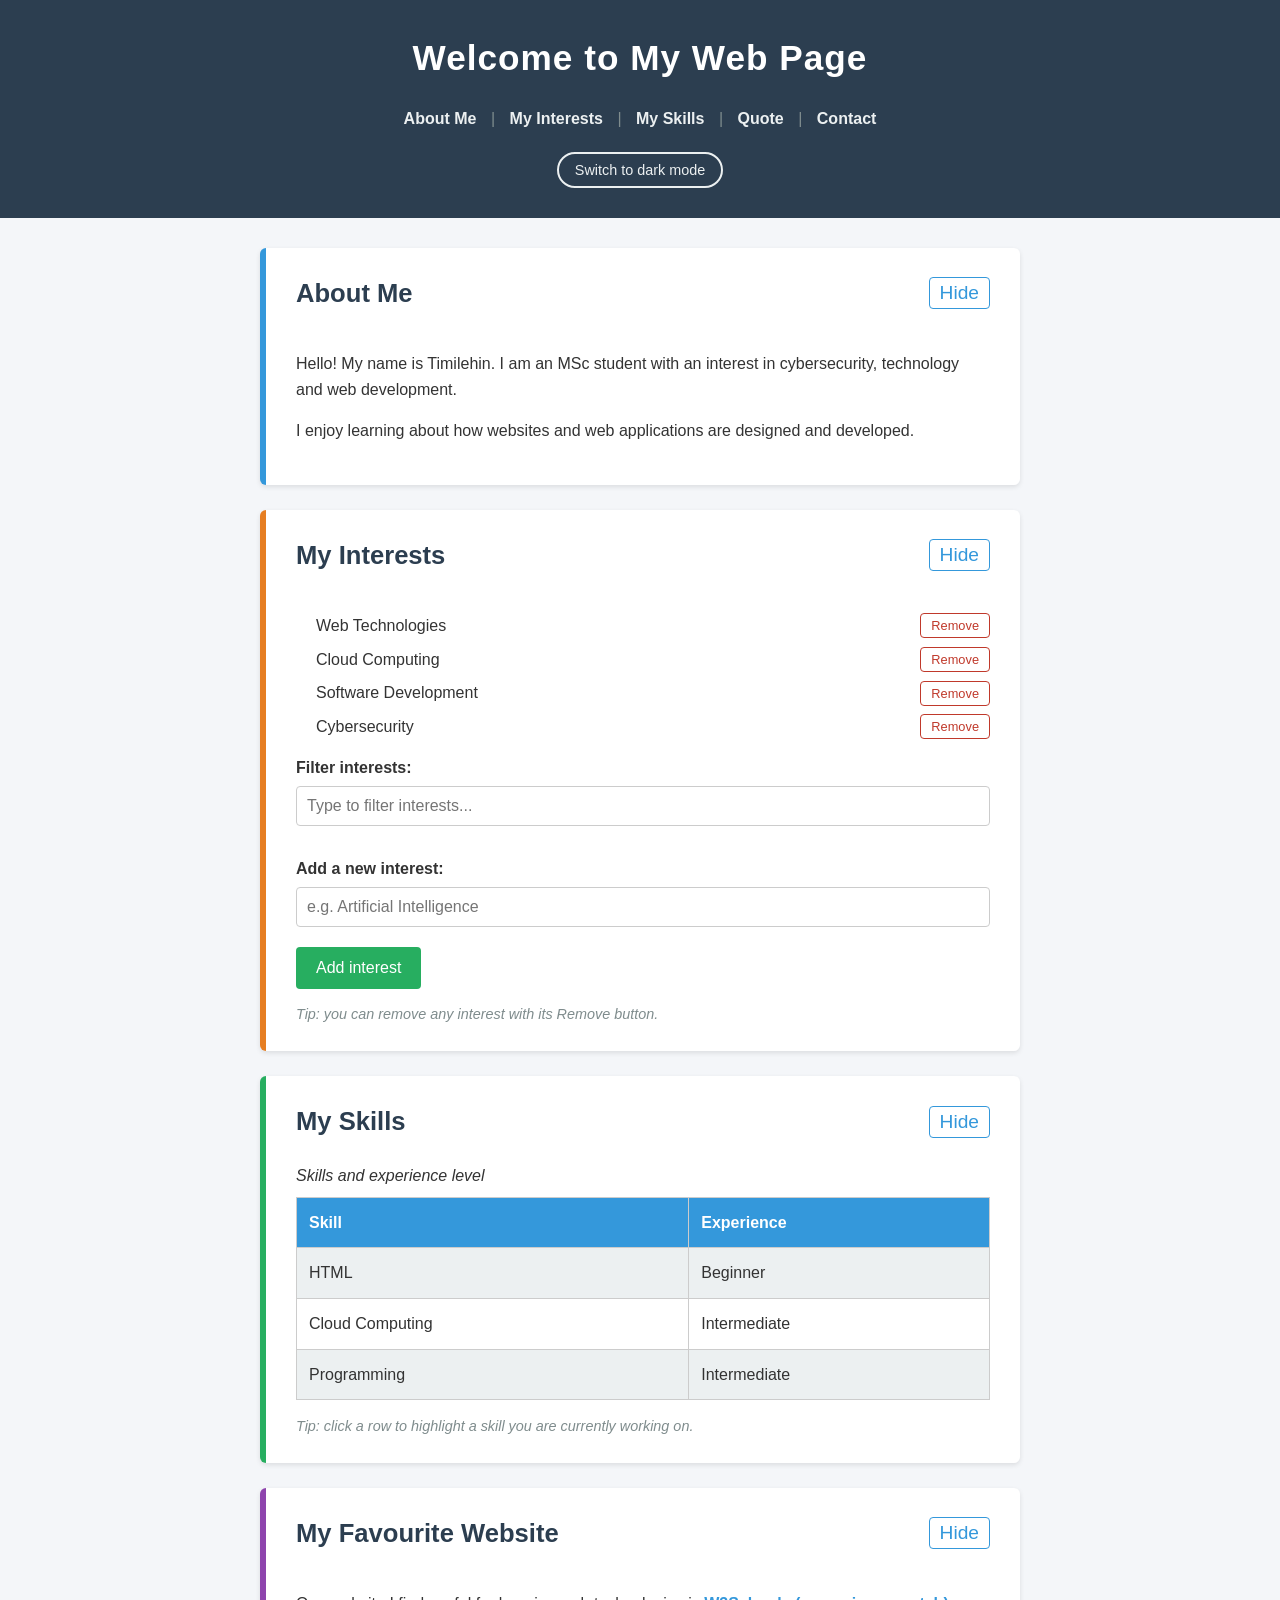
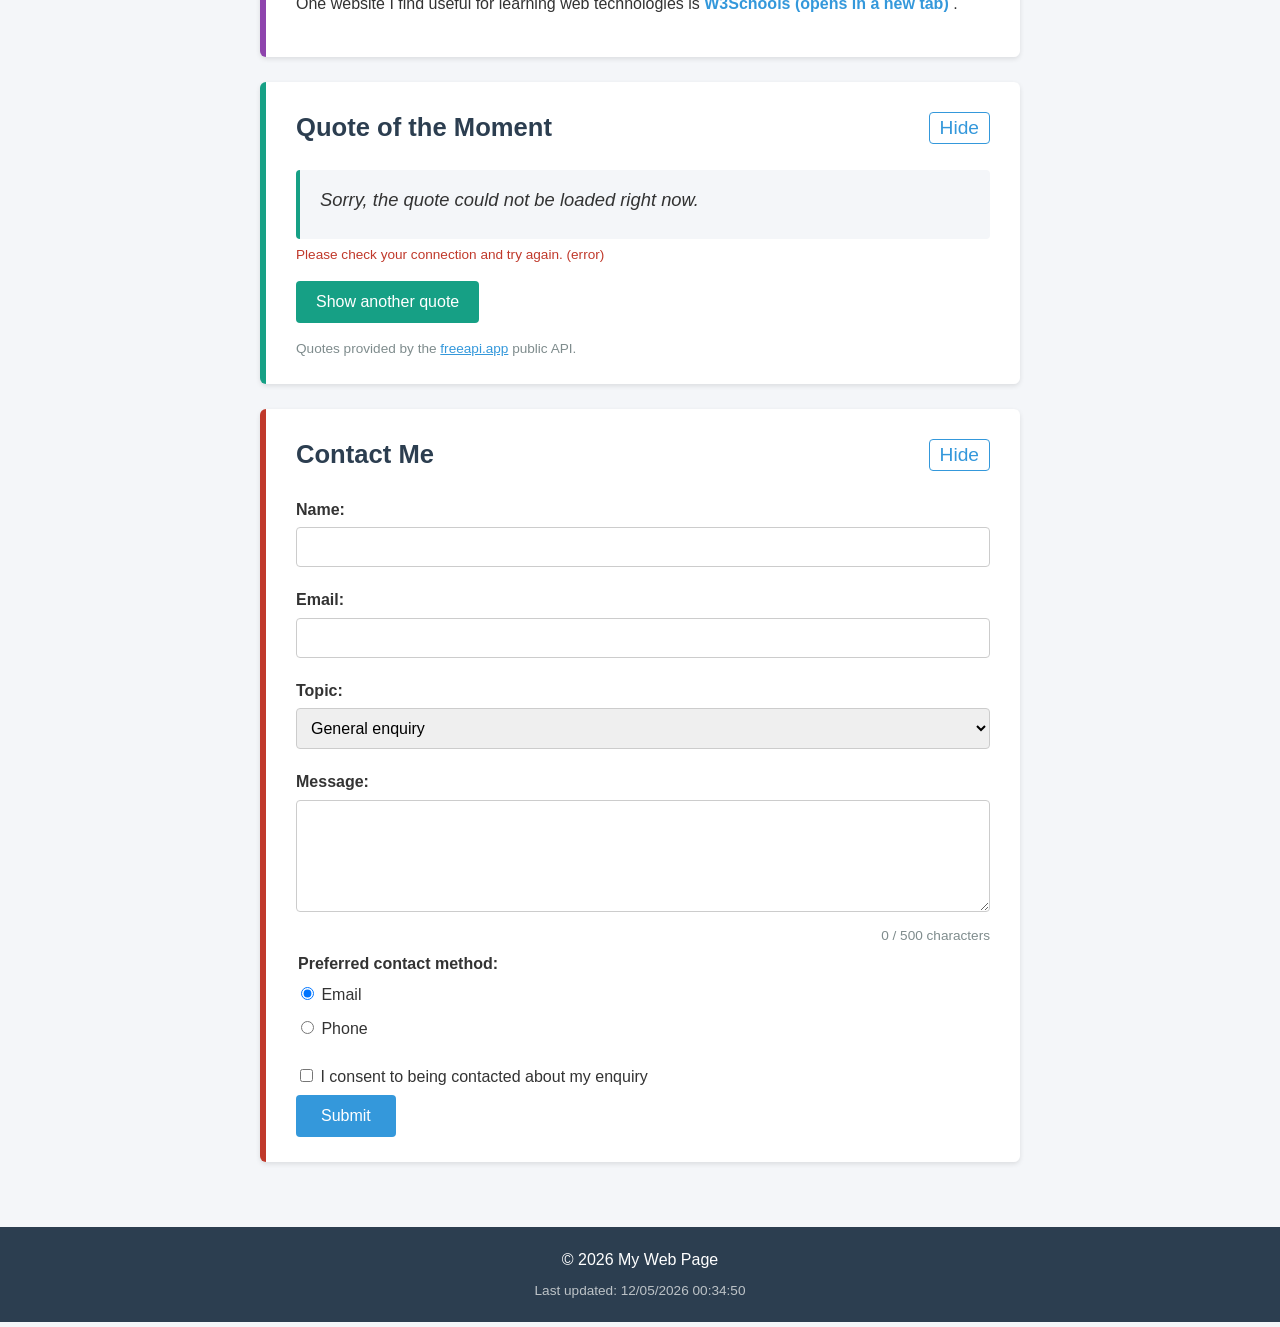
<file: index.html>
<!DOCTYPE html>
<html lang="en">

<head>
    <meta charset="UTF-8">
    <meta name="viewport" content="width=device-width, initial-scale=1.0">

    <title>About Me</title>

    <link rel="stylesheet" href="style.css">
</head>

<body>

    <a href="#main-content" class="skip-link">Skip to main content</a>

    <header class="site-header">
        <h1 class="site-title">Welcome to My Web Page</h1>

        <nav class="main-nav" aria-label="Main navigation">
            <a href="#about">About Me</a>
            <span class="nav-separator" aria-hidden="true">|</span>
            <a href="#interests">My Interests</a>
            <span class="nav-separator" aria-hidden="true">|</span>
            <a href="#skills">My Skills</a>
            <span class="nav-separator" aria-hidden="true">|</span>
            <a href="#quote">Quote</a>
            <span class="nav-separator" aria-hidden="true">|</span>
            <a href="#contact">Contact</a>
        </nav>

        <button id="theme-toggle" class="theme-toggle" type="button" aria-pressed="false">Switch to dark mode</button>
    </header>

    <main id="main-content" class="main-content">

        <section id="about" class="section">
            <h2 class="section-title">About Me</h2>

            <p>
                Hello! My name is Timilehin. I am an MSc student
                with an interest in cybersecurity, technology and web development.
            </p>

            <p>
                I enjoy learning about how websites and web
                applications are designed and developed.
            </p>
        </section>

        <section id="interests" class="section">
            <h2 class="section-title">My Interests</h2>

            <ul class="interests-list">
                <li>Web Technologies</li>
                <li>Cloud Computing</li>
                <li>Software Development</li>
                <li>Cybersecurity</li>
            </ul>

            <div class="interest-add">
                <label for="new-interest" class="form-label">Add a new interest:</label>
                <input type="text" id="new-interest" class="form-input" maxlength="50"
                    placeholder="e.g. Artificial Intelligence">
                <span id="interest-error" class="error-msg"></span>
                <button type="button" id="add-interest" class="add-btn">Add interest</button>
                <p class="interest-note">Tip: you can remove any interest with its Remove button.</p>
            </div>
        </section>

        <section id="skills" class="section">
            <h2 class="section-title">My Skills</h2>

            <table class="skills-table">
                <caption>Skills and experience level</caption>
                <tr>
                    <th scope="col">Skill</th>
                    <th scope="col">Experience</th>
                </tr>

                <tr>
                    <td>HTML</td>
                    <td>Beginner</td>
                </tr>

                <tr>
                    <td>Cloud Computing</td>
                    <td>Intermediate</td>
                </tr>

                <tr>
                    <td>Programming</td>
                    <td>Intermediate</td>
                </tr>
            </table>

            <p class="skills-note">Tip: click a row to highlight a skill you are currently working on.</p>
        </section>

        <section id="favourite" class="section">
            <h2 class="section-title">My Favourite Website</h2>

            <p>
                One website I find useful for learning web technologies is
                <a href="https://www.w3schools.com/" target="_blank" rel="noopener" class="fav-link">
                    W3Schools <span aria-hidden="true">(opens in a new tab)</span>
                </a>.
            </p>
        </section>

        <section id="quote" class="section">
            <h2 class="section-title">Quote of the Moment</h2>

            <blockquote id="quote-box" class="quote-box" aria-live="polite">
                <p id="quote-text" class="quote-text">Loading quote...</p>
                <footer id="quote-author" class="quote-author"></footer>
            </blockquote>

            <p id="quote-error" class="error-msg" role="alert"></p>

            <button type="button" id="new-quote" class="quote-btn">Show another quote</button>

            <p class="quote-credit">Quotes provided by the
                <a href="https://api.freeapi.app/" target="_blank" rel="noopener">freeapi.app</a> public API.
            </p>
        </section>

        <section id="contact" class="section">
            <h2 class="section-title">Contact Me</h2>

            <form id="contact-form" aria-label="Contact form">
                <label for="name" class="form-label">Name:</label>
                <input type="text" id="name" name="name" required aria-required="true"
                    autocomplete="name" class="form-input">
                <p id="name-greeting" class="greeting"></p>
                <span class="error-msg" id="name-error"></span>

                <label for="email" class="form-label">Email:</label>
                <input type="email" id="email" name="email" required aria-required="true"
                    autocomplete="email" class="form-input">
                <span class="error-msg" id="email-error"></span>

                <label for="topic" class="form-label">Topic:</label>
                <select id="topic" name="topic" class="form-input">
                    <option value="general">General enquiry</option>
                    <option value="web">Web development</option>
                    <option value="cyber">Cybersecurity</option>
                    <option value="other">Other</option>
                </select>
                <p id="topic-hint" class="topic-hint"></p>
                <span class="error-msg" id="topic-error"></span>

                <label for="message" class="form-label">Message:</label>
                <textarea id="message" name="message" rows="5" cols="30" maxlength="500" required
                    aria-required="true" class="form-input"></textarea>
                <span id="char-count" class="char-count">0 / 500 characters</span>
                <span class="error-msg" id="message-error"></span>

                <fieldset class="form-group">
                    <legend class="form-label">Preferred contact method:</legend>
                    <label class="form-option">
                        <input type="radio" name="contact-method" value="email" checked> Email
                    </label>
                    <label class="form-option">
                        <input type="radio" name="contact-method" value="phone"> Phone
                    </label>
                </fieldset>

                <label class="form-option form-checkbox">
                    <input type="checkbox" name="consent" required> I consent to being contacted about my enquiry
                </label>
                <span class="error-msg" id="consent-error"></span>

                <p id="form-message" class="form-message" role="status" hidden></p>

                <button type="submit" aria-label="Submit contact form" class="submit-btn">Submit</button>
            </form>
        </section>

    </main>

    <footer class="site-footer">
        <p>&copy; <span id="footer-year">2026</span> My Web Page</p>
        <p id="last-updated" class="last-updated"></p>
    </footer>

    <script src="https://code.jquery.com/jquery-3.7.1.min.js" integrity="sha256-/JqT3SQfawRcv/BIHPThkBvs0OEvtFFmqPF/lYI/Cxo=" crossorigin="anonymous"></script>
    <script src="script.js" defer></script>

</body>

</html>
</file>
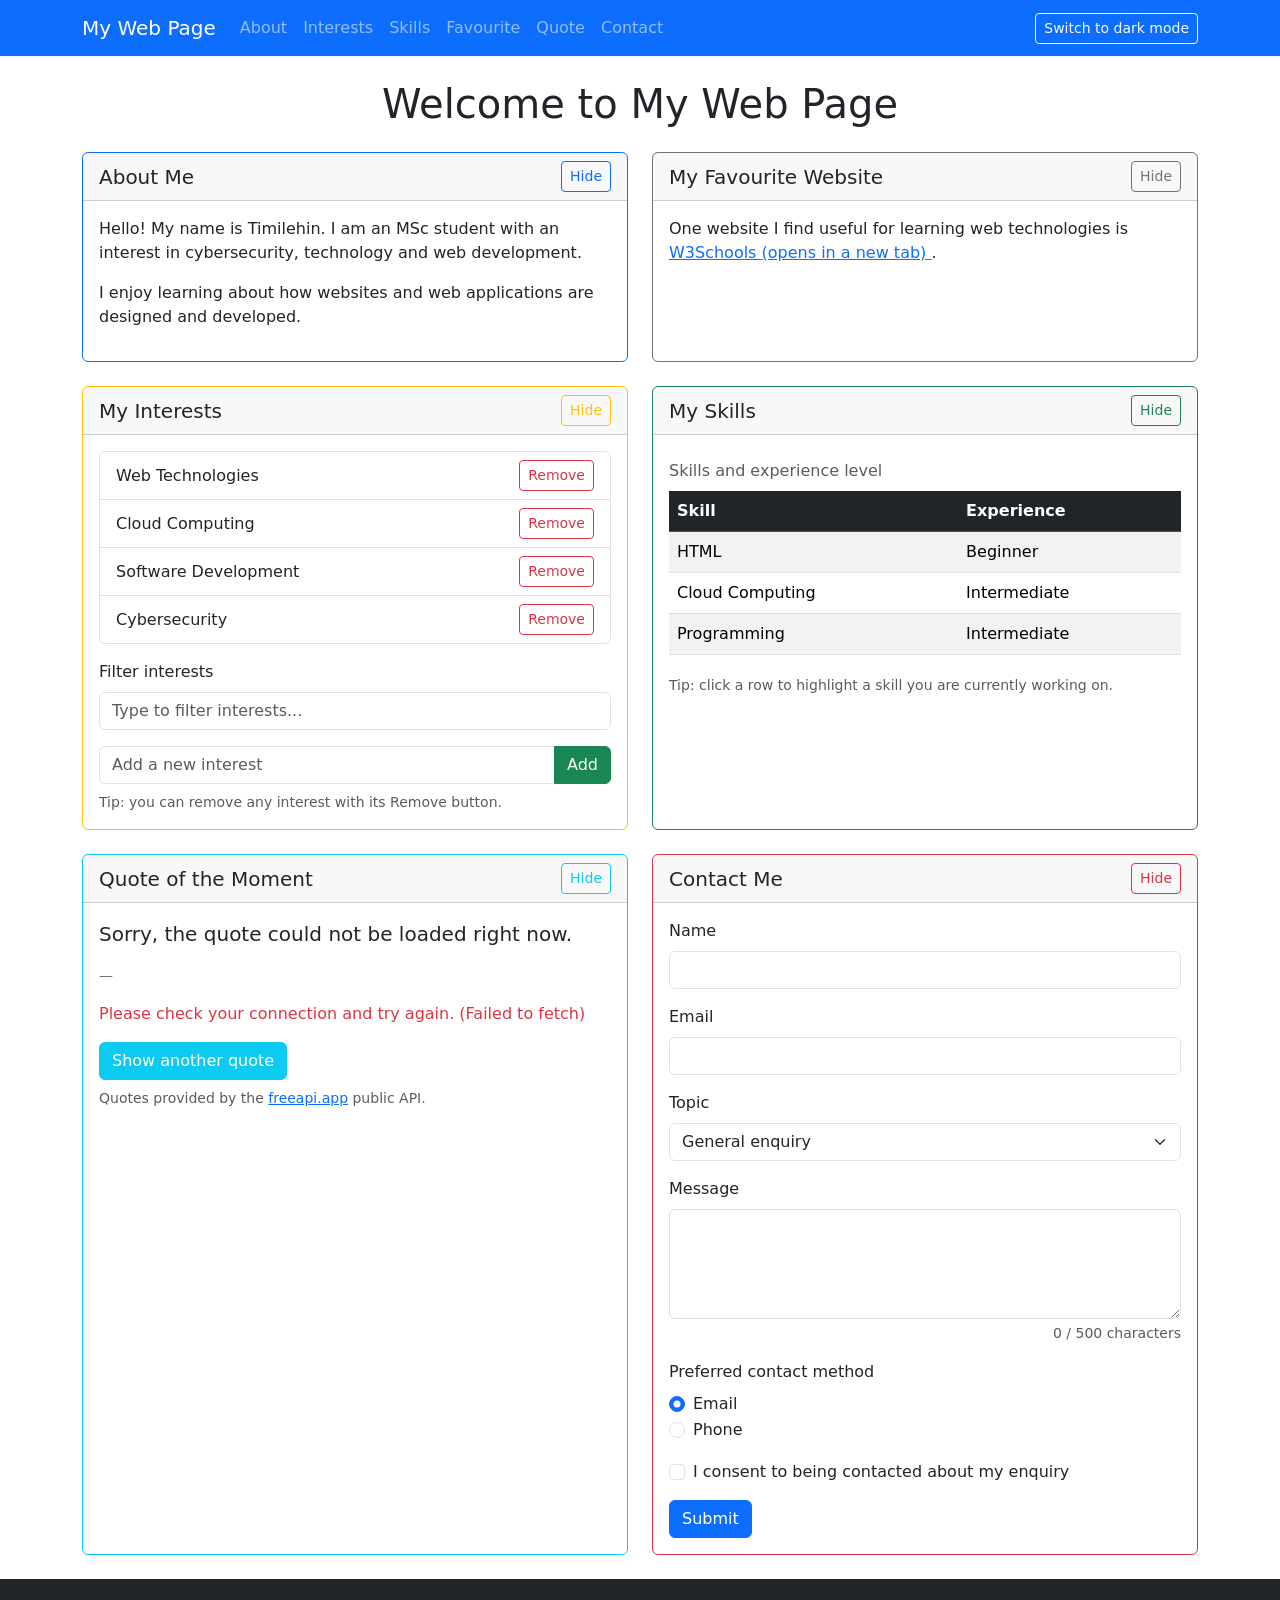
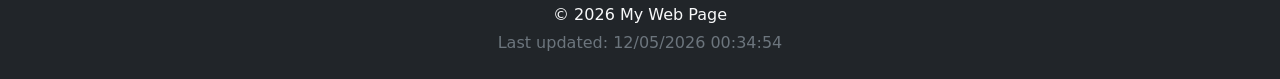
<file: bootstrap-app/index.html>
<!DOCTYPE html>
<html lang="en" data-bs-theme="light">

<head>
    <meta charset="UTF-8">
    <meta name="viewport" content="width=device-width, initial-scale=1.0">
    <title>About Me - Bootstrap 5 Version</title>

    <link href="https://cdn.jsdelivr.net/npm/bootstrap@5.3.3/dist/css/bootstrap.min.css" rel="stylesheet"
        integrity="sha384-QWTKZyjpPEjISv5WaRU9OFeRpok6YctnYmDr5pNlyT2bRjXh0JMhjY6hW+ALEwIH"
        crossorigin="anonymous">
    <link rel="stylesheet" href="style.css">
</head>

<body class="d-flex flex-column min-vh-100">

    <a href="#main-content" class="skip-link">Skip to main content</a>

    <nav class="navbar navbar-expand-lg navbar-dark bg-primary sticky-top" aria-label="Main navigation">
        <div class="container">
            <a class="navbar-brand" href="#">My Web Page</a>
            <button class="navbar-toggler" type="button" data-bs-toggle="collapse" data-bs-target="#mainNav"
                aria-controls="mainNav" aria-expanded="false" aria-label="Toggle navigation">
                <span class="navbar-toggler-icon"></span>
            </button>
            <div class="collapse navbar-collapse" id="mainNav">
                <ul class="navbar-nav me-auto mb-2 mb-lg-0">
                    <li class="nav-item"><a class="nav-link" href="#about">About</a></li>
                    <li class="nav-item"><a class="nav-link" href="#interests">Interests</a></li>
                    <li class="nav-item"><a class="nav-link" href="#skills">Skills</a></li>
                    <li class="nav-item"><a class="nav-link" href="#favourite">Favourite</a></li>
                    <li class="nav-item"><a class="nav-link" href="#quote">Quote</a></li>
                    <li class="nav-item"><a class="nav-link" href="#contact">Contact</a></li>
                </ul>
                <button id="theme-toggle" class="btn btn-outline-light btn-sm" type="button"
                    aria-pressed="false">Switch to dark mode</button>
            </div>
        </div>
    </nav>

    <main id="main-content" class="container py-4 flex-grow-1">
        <h1 class="text-center mb-4">Welcome to My Web Page</h1>

        <div class="row g-4">

            <!-- About Me -->
            <section class="col-12 col-md-6" id="about">
                <div class="card h-100 border-primary">
                    <div class="card-header d-flex justify-content-between align-items-center">
                        <h2 class="h5 mb-0">About Me</h2>
                        <button class="btn btn-sm btn-outline-primary section-toggle" type="button"
                            data-bs-toggle="collapse" data-bs-target="#aboutBody" aria-expanded="true"
                            aria-controls="aboutBody">Hide</button>
                    </div>
                    <div class="card-body collapse show" id="aboutBody">
                        <p>Hello! My name is Timilehin. I am an MSc student with an interest in cybersecurity,
                            technology and web development.</p>
                        <p>I enjoy learning about how websites and web applications are designed and developed.</p>
                    </div>
                </div>
            </section>

            <!-- Favourite Website -->
            <section class="col-12 col-md-6" id="favourite">
                <div class="card h-100 border-secondary">
                    <div class="card-header d-flex justify-content-between align-items-center">
                        <h2 class="h5 mb-0">My Favourite Website</h2>
                        <button class="btn btn-sm btn-outline-secondary section-toggle" type="button"
                            data-bs-toggle="collapse" data-bs-target="#favouriteBody" aria-expanded="true"
                            aria-controls="favouriteBody">Hide</button>
                    </div>
                    <div class="card-body collapse show" id="favouriteBody">
                        <p>One website I find useful for learning web technologies is
                            <a href="https://www.w3schools.com/" target="_blank" rel="noopener" class="card-link">
                                W3Schools <span aria-hidden="true">(opens in a new tab)</span>
                            </a>.
                        </p>
                    </div>
                </div>
            </section>

            <!-- Interests -->
            <section class="col-12 col-md-6" id="interests">
                <div class="card h-100 border-warning">
                    <div class="card-header d-flex justify-content-between align-items-center">
                        <h2 class="h5 mb-0">My Interests</h2>
                        <button class="btn btn-sm btn-outline-warning section-toggle" type="button"
                            data-bs-toggle="collapse" data-bs-target="#interestsBody" aria-expanded="true"
                            aria-controls="interestsBody">Hide</button>
                    </div>
                    <div class="card-body collapse show" id="interestsBody">
                        <ul class="list-group mb-3" id="interests-list">
                            <li class="list-group-item d-flex justify-content-between align-items-center">
                                <span class="interest-text">Web Technologies</span>
                                <button type="button" class="btn btn-outline-danger btn-sm remove-interest">Remove</button>
                            </li>
                            <li class="list-group-item d-flex justify-content-between align-items-center">
                                <span class="interest-text">Cloud Computing</span>
                                <button type="button" class="btn btn-outline-danger btn-sm remove-interest">Remove</button>
                            </li>
                            <li class="list-group-item d-flex justify-content-between align-items-center">
                                <span class="interest-text">Software Development</span>
                                <button type="button" class="btn btn-outline-danger btn-sm remove-interest">Remove</button>
                            </li>
                            <li class="list-group-item d-flex justify-content-between align-items-center">
                                <span class="interest-text">Cybersecurity</span>
                                <button type="button" class="btn btn-outline-danger btn-sm remove-interest">Remove</button>
                            </li>
                        </ul>

                        <div class="mb-3">
                            <label for="interest-filter" class="form-label">Filter interests</label>
                            <input type="search" class="form-control" id="interest-filter"
                                placeholder="Type to filter interests...">
                        </div>

                        <div class="input-group mb-2">
                            <input type="text" class="form-control" id="new-interest" maxlength="50"
                                placeholder="Add a new interest" aria-label="New interest">
                            <button class="btn btn-success" type="button" id="add-interest">Add</button>
                        </div>
                        <div id="interest-error" class="invalid-feedback d-block" role="alert"></div>
                        <p class="form-text mb-0">Tip: you can remove any interest with its Remove button.</p>
                    </div>
                </div>
            </section>

            <!-- Skills -->
            <section class="col-12 col-md-6" id="skills">
                <div class="card h-100 border-success">
                    <div class="card-header d-flex justify-content-between align-items-center">
                        <h2 class="h5 mb-0">My Skills</h2>
                        <button class="btn btn-sm btn-outline-success section-toggle" type="button"
                            data-bs-toggle="collapse" data-bs-target="#skillsBody" aria-expanded="true"
                            aria-controls="skillsBody">Hide</button>
                    </div>
                    <div class="card-body collapse show" id="skillsBody">
                        <div class="table-responsive">
                            <table class="table table-striped table-hover caption-top">
                                <caption>Skills and experience level</caption>
                                <thead class="table-dark">
                                    <tr>
                                        <th scope="col">Skill</th>
                                        <th scope="col">Experience</th>
                                    </tr>
                                </thead>
                                <tbody id="skills-body">
                                    <tr><td>HTML</td><td>Beginner</td></tr>
                                    <tr><td>Cloud Computing</td><td>Intermediate</td></tr>
                                    <tr><td>Programming</td><td>Intermediate</td></tr>
                                </tbody>
                            </table>
                        </div>
                        <p class="form-text mb-0">Tip: click a row to highlight a skill you are currently working on.</p>
                    </div>
                </div>
            </section>

            <!-- Quote -->
            <section class="col-12 col-md-6" id="quote">
                <div class="card h-100 border-info">
                    <div class="card-header d-flex justify-content-between align-items-center">
                        <h2 class="h5 mb-0">Quote of the Moment</h2>
                        <button class="btn btn-sm btn-outline-info section-toggle" type="button"
                            data-bs-toggle="collapse" data-bs-target="#quoteBody" aria-expanded="true"
                            aria-controls="quoteBody">Hide</button>
                    </div>
                    <div class="card-body collapse show" id="quoteBody">
                        <div id="quote-spinner" class="d-none mb-3">
                            <div class="spinner-border text-info" role="status">
                                <span class="visually-hidden">Loading quote...</span>
                            </div>
                        </div>
                        <figure id="quote-figure">
                            <blockquote class="blockquote" id="quote-box" aria-live="polite">
                                <p id="quote-text">Loading quote...</p>
                            </blockquote>
                            <figcaption class="blockquote-footer" id="quote-author"></figcaption>
                        </figure>
                        <p id="quote-error" class="text-danger" role="alert"></p>
                        <button type="button" id="new-quote" class="btn btn-info text-white">Show another quote</button>
                        <p class="form-text mt-2 mb-0">Quotes provided by the
                            <a href="https://api.freeapi.app/" target="_blank" rel="noopener">freeapi.app</a> public
                            API.
                        </p>
                    </div>
                </div>
            </section>

            <!-- Contact -->
            <section class="col-12 col-md-6" id="contact">
                <div class="card h-100 border-danger">
                    <div class="card-header d-flex justify-content-between align-items-center">
                        <h2 class="h5 mb-0">Contact Me</h2>
                        <button class="btn btn-sm btn-outline-danger section-toggle" type="button"
                            data-bs-toggle="collapse" data-bs-target="#contactBody" aria-expanded="true"
                            aria-controls="contactBody">Hide</button>
                    </div>
                    <div class="card-body collapse show" id="contactBody">
                        <form id="contact-form" novalidate>
                            <div class="mb-3">
                                <label for="name" class="form-label">Name</label>
                                <input type="text" class="form-control" id="name" name="name" required
                                    autocomplete="name">
                                <div id="name-greeting" class="form-text"></div>
                                <div id="name-error" class="invalid-feedback"></div>
                            </div>

                            <div class="mb-3">
                                <label for="email" class="form-label">Email</label>
                                <input type="email" class="form-control" id="email" name="email" required
                                    autocomplete="email">
                                <div id="email-error" class="invalid-feedback"></div>
                            </div>

                            <div class="mb-3">
                                <label for="topic" class="form-label">Topic</label>
                                <select class="form-select" id="topic" name="topic">
                                    <option value="general">General enquiry</option>
                                    <option value="web">Web development</option>
                                    <option value="cyber">Cybersecurity</option>
                                    <option value="other">Other</option>
                                </select>
                                <div id="topic-hint" class="form-text"></div>
                                <div id="topic-error" class="invalid-feedback"></div>
                            </div>

                            <div class="mb-3">
                                <label for="message" class="form-label">Message</label>
                                <textarea class="form-control" id="message" name="message" rows="4" maxlength="500"
                                    required></textarea>
                                <div class="d-flex justify-content-between align-items-start flex-wrap">
                                    <div id="message-error" class="invalid-feedback"></div>
                                    <div id="char-count" class="form-text ms-auto">0 / 500 characters</div>
                                </div>
                            </div>

                            <fieldset class="mb-3">
                                <legend class="form-label fs-6">Preferred contact method</legend>
                                <div class="form-check">
                                    <input class="form-check-input" type="radio" name="contact-method"
                                        id="contact-email" value="email" checked>
                                    <label class="form-check-label" for="contact-email">Email</label>
                                </div>
                                <div class="form-check">
                                    <input class="form-check-input" type="radio" name="contact-method"
                                        id="contact-phone" value="phone">
                                    <label class="form-check-label" for="contact-phone">Phone</label>
                                </div>
                            </fieldset>

                            <div class="mb-3 form-check">
                                <input type="checkbox" class="form-check-input" id="consent" name="consent" required>
                                <label class="form-check-label" for="consent">I consent to being contacted about my
                                    enquiry</label>
                                <div id="consent-error" class="invalid-feedback"></div>
                            </div>

                            <div id="form-message" class="alert d-none" role="alert"></div>
                            <button type="submit" class="btn btn-primary">Submit</button>
                        </form>
                    </div>
                </div>
            </section>

        </div>
    </main>

    <footer class="bg-dark text-light text-center py-4 mt-auto">
        <div class="container">
            <p class="mb-1">&copy; <span id="footer-year">2026</span> My Web Page</p>
            <p id="last-updated" class="mb-0 text-secondary"></p>
        </div>
    </footer>

    <button type="button" id="back-to-top" class="btn btn-primary back-to-top" aria-label="Back to top">Back to
        top</button>

    <script src="https://cdn.jsdelivr.net/npm/bootstrap@5.3.3/dist/js/bootstrap.bundle.min.js"
        integrity="sha384-YvpcrYf0tY3lHB60NNkmXc5s9fDVZLESaAA55NDzOxhy9GkcIdslK1eN7N6jIeHz"
        crossorigin="anonymous"></script>
    <script src="script.js"></script>
</body>

</html>
</file>
<file: style.css>
* {
    box-sizing: border-box;
}

body {
    margin: 0;
    font-family: Arial, Helvetica, sans-serif;
    background-color: #f4f6f9;
    color: #333333;
    line-height: 1.6;
}

a {
    color: #3498db;
}

.skip-link {
    position: absolute;
    left: -9999px;
    top: -9999px;
}

.skip-link:focus,
.skip-link:focus-visible {
    position: fixed;
    left: 10px;
    top: 10px;
    z-index: 100;
    background-color: #ffffff;
    color: #2c3e50;
    padding: 10px 15px;
    border-radius: 4px;
    box-shadow: 0 2px 5px rgba(0, 0, 0, 0.2);
}

:focus {
    outline: 3px solid #3498db;
    outline-offset: 2px;
}

.site-header {
    background-color: #2c3e50;
    color: #ffffff;
    padding: 20px 16px;
    text-align: center;
}

.site-title {
    margin: 0 0 12px 0;
    font-size: 1.6em;
    letter-spacing: 1px;
}

.main-nav a {
    display: inline-block;
    color: #ecf0f1;
    text-decoration: none;
    font-weight: bold;
    padding: 8px 10px;
}

.nav-separator {
    color: #7f8c8d;
}

.main-content {
    max-width: 800px;
    margin: 0 auto;
    padding: 20px 12px;
}

.section {
    background-color: #ffffff;
    padding: 20px 16px;
    margin-bottom: 20px;
    border-left: 5px solid;
    border-radius: 6px;
    box-shadow: 0 2px 5px rgba(0, 0, 0, 0.1);
}

.section-title {
    color: #2c3e50;
    margin-top: 0;
    font-size: 1.4em;
}

#about {
    border-left-color: #3498db;
}

#interests {
    border-left-color: #e67e22;
}

#skills {
    border-left-color: #27ae60;
}

#favourite {
    border-left-color: #8e44ad;
}

#quote {
    border-left-color: #16a085;
}

#contact {
    border-left-color: #c0392b;
}

.fav-link {
    color: #3498db;
    font-weight: bold;
    text-decoration: none;
}

.interests-list {
    padding-left: 20px;
}

.interests-list li {
    margin-bottom: 8px;
    display: flex;
    justify-content: space-between;
    align-items: center;
    gap: 10px;
}

.skills-table {
    width: 100%;
    border-collapse: collapse;
}

.skills-table caption {
    text-align: left;
    font-style: italic;
    margin-bottom: 8px;
}

.skills-table th,
.skills-table td {
    padding: 8px;
    text-align: left;
    border: 1px solid #cccccc;
}

.skills-table tr:first-child {
    background-color: #3498db;
    color: #ffffff;
}

.skills-table tr:nth-child(even) {
    background-color: #ecf0f1;
}

.form-label {
    display: block;
    font-weight: bold;
    margin-bottom: 5px;
}

.form-input {
    width: 100%;
    padding: 12px;
    margin-bottom: 15px;
    border: 1px solid #cccccc;
    border-radius: 4px;
    font-size: 16px;
}

textarea.form-input {
    resize: vertical;
}

.form-group {
    border: none;
    padding: 0;
    margin: 0 0 15px 0;
}

.form-option {
    display: block;
    font-weight: normal;
    margin-bottom: 8px;
}

.form-checkbox {
    margin-bottom: 15px;
}

.greeting,
.topic-hint {
    color: #2471a3;
    font-size: 0.9em;
    margin: -8px 0 15px 0;
}

.error-msg {
    display: block;
    color: #c0392b;
    font-size: 0.85em;
    margin: -10px 0 15px 0;
}

.form-input--error {
    border: 2px solid #c0392b;
}

.char-count {
    display: block;
    color: #7f8c8d;
    font-size: 0.85em;
    text-align: right;
    margin: -10px 0 15px 0;
}

.form-message {
    padding: 12px 15px;
    margin-bottom: 15px;
    border-radius: 4px;
    font-weight: bold;
}

.form-message--success {
    background-color: #d5f5e3;
    color: #145a32;
    border: 1px solid #27ae60;
}

.form-message--error {
    background-color: #fadbd8;
    color: #78281f;
    border: 1px solid #c0392b;
}

.submit-btn {
    width: 100%;
    background-color: #3498db;
    color: #ffffff;
    border: none;
    padding: 14px;
    font-size: 1em;
    border-radius: 4px;
    cursor: pointer;
}

.site-footer {
    background-color: #2c3e50;
    color: #ffffff;
    text-align: center;
    padding: 20px;
    margin-top: 10px;
}

.site-footer p {
    margin: 0;
}

@media (min-width: 768px) {
    .site-header {
        padding: 30px 40px;
    }

    .site-title {
        font-size: 2.2em;
    }

    .main-content {
        padding: 30px 20px;
    }

    .section {
        padding: 25px 30px;
        margin-bottom: 25px;
        border-left-width: 6px;
    }

    .section-title {
        font-size: 1.6em;
    }

    .skills-table th,
    .skills-table td {
        padding: 12px;
    }

    .form-input {
        padding: 10px;
    }

    .submit-btn {
        width: auto;
        padding: 12px 25px;
    }
}

/* ---------- Module 5 enhancements ---------- */

body,
.section {
    transition: background-color 0.3s ease, color 0.3s ease;
}

.theme-toggle {
    margin-top: 12px;
    background-color: transparent;
    color: #ecf0f1;
    border: 2px solid #ecf0f1;
    border-radius: 20px;
    padding: 8px 16px;
    font-size: 0.9em;
    cursor: pointer;
}

.theme-toggle:hover {
    background-color: #ecf0f1;
    color: #2c3e50;
}

.interest-add {
    margin-top: 20px;
}

.add-btn {
    background-color: #27ae60;
    color: #ffffff;
    border: none;
    border-radius: 4px;
    padding: 12px 20px;
    font-size: 1em;
    cursor: pointer;
}

.add-btn:hover {
    background-color: #1e8449;
}

.remove-interest {
    background-color: transparent;
    color: #c0392b;
    border: 1px solid #c0392b;
    border-radius: 4px;
    padding: 4px 10px;
    font-size: 0.8em;
    cursor: pointer;
    flex-shrink: 0;
}

.remove-interest:hover {
    background-color: #c0392b;
    color: #ffffff;
}

.interest-note,
.skills-note {
    color: #7f8c8d;
    font-size: 0.9em;
    font-style: italic;
    margin-bottom: 0;
}

.skills-table tr:not(:first-child) {
    cursor: pointer;
}

.skills-table tr.row--highlight td {
    background-color: #fdebd0;
    font-weight: bold;
}

.back-to-top {
    position: fixed;
    right: 20px;
    bottom: 20px;
    background-color: #2c3e50;
    color: #ffffff;
    border: none;
    border-radius: 4px;
    padding: 12px 18px;
    font-size: 0.9em;
    cursor: pointer;
    box-shadow: 0 2px 8px rgba(0, 0, 0, 0.3);
    opacity: 0;
    visibility: hidden;
    transition: opacity 0.3s ease;
    z-index: 50;
}

.back-to-top--visible {
    opacity: 1;
    visibility: visible;
}

.back-to-top:hover {
    background-color: #3498db;
}

.site-footer .last-updated {
    font-size: 0.85em;
    color: #bdc3c7;
    margin-top: 8px;
}

/* Dark theme overrides */
body.dark-theme {
    background-color: #1b2431;
    color: #e4e7eb;
}

body.dark-theme .section {
    background-color: #27354a;
    box-shadow: 0 2px 5px rgba(0, 0, 0, 0.4);
}

body.dark-theme .section-title {
    color: #f4f6f9;
}

body.dark-theme .form-input {
    background-color: #1b2431;
    color: #e4e7eb;
    border-color: #51606f;
}

body.dark-theme .skills-table th,
body.dark-theme .skills-table td {
    border-color: #51606f;
}

body.dark-theme .skills-table tr:first-child {
    background-color: #2471a3;
}

body.dark-theme .skills-table tr:nth-child(even) {
    background-color: #31435c;
}

body.dark-theme .skills-table tr.row--highlight td {
    background-color: #7e5109;
    color: #ffffff;
}

body.dark-theme .interest-note,
body.dark-theme .skills-note,
body.dark-theme .char-count {
    color: #9fb3c8;
}

body.dark-theme .back-to-top {
    background-color: #3498db;
}

/* Quote of the Moment (API feature) */
.quote-box {
    margin: 0 0 15px 0;
    padding: 15px 20px;
    background-color: #f4f6f9;
    border-left: 4px solid #16a085;
    border-radius: 4px;
}

.quote-text {
    margin: 0 0 10px 0;
    font-size: 1.15em;
    font-style: italic;
}

.quote-author {
    color: #7f8c8d;
    font-weight: bold;
}

.quote-btn {
    background-color: #16a085;
    color: #ffffff;
    border: none;
    border-radius: 4px;
    padding: 12px 20px;
    font-size: 1em;
    cursor: pointer;
}

.quote-btn:hover {
    background-color: #117a65;
}

.quote-btn:disabled {
    opacity: 0.6;
    cursor: wait;
}

.quote-credit {
    color: #7f8c8d;
    font-size: 0.85em;
    margin: 15px 0 0 0;
}

body.dark-theme .quote-box {
    background-color: #1b2431;
}

body.dark-theme .quote-author,
body.dark-theme .quote-credit {
    color: #9fb3c8;
}

/* ---------- Module 6 jQuery enhancements ---------- */

.section-title {
    display: flex;
    justify-content: space-between;
    align-items: center;
    flex-wrap: wrap;
    gap: 10px;
}

.section-toggle {
    background-color: transparent;
    color: #3498db;
    border: 1px solid #3498db;
    border-radius: 4px;
    padding: 4px 10px;
    font-size: 0.75em;
    cursor: pointer;
    flex-shrink: 0;
}

.section-toggle:hover {
    background-color: #3498db;
    color: #ffffff;
}

body.dark-theme .section-toggle {
    color: #5dade2;
    border-color: #5dade2;
}

body.dark-theme .section-toggle:hover {
    background-color: #5dade2;
    color: #1b2431;
}

.interest-filter {
    margin-bottom: 10px;
}

.section-content {
    overflow: hidden;
}
</file>
<file: bootstrap-app/style.css>
/* Custom styles for the Bootstrap 5 About Me app */

html {
    scroll-behavior: smooth;
}

.skip-link {
    position: absolute;
    left: -9999px;
    top: -9999px;
    z-index: 1100;
}

.skip-link:focus,
.skip-link:focus-visible {
    position: fixed;
    left: 10px;
    top: 10px;
    background-color: #ffffff;
    color: #000000;
    padding: 10px 15px;
    border-radius: 4px;
    box-shadow: 0 2px 5px rgba(0, 0, 0, 0.2);
    text-decoration: none;
}

.back-to-top {
    position: fixed;
    right: 20px;
    bottom: 20px;
    z-index: 1050;
    opacity: 0;
    visibility: hidden;
    transition: opacity 0.3s ease, visibility 0.3s ease;
}

.back-to-top--visible {
    opacity: 1;
    visibility: visible;
}

.section-toggle {
    flex-shrink: 0;
}

#quote-figure {
    margin-bottom: 0;
}

#quote-author {
    margin-top: 0.5rem;
}
</file>
